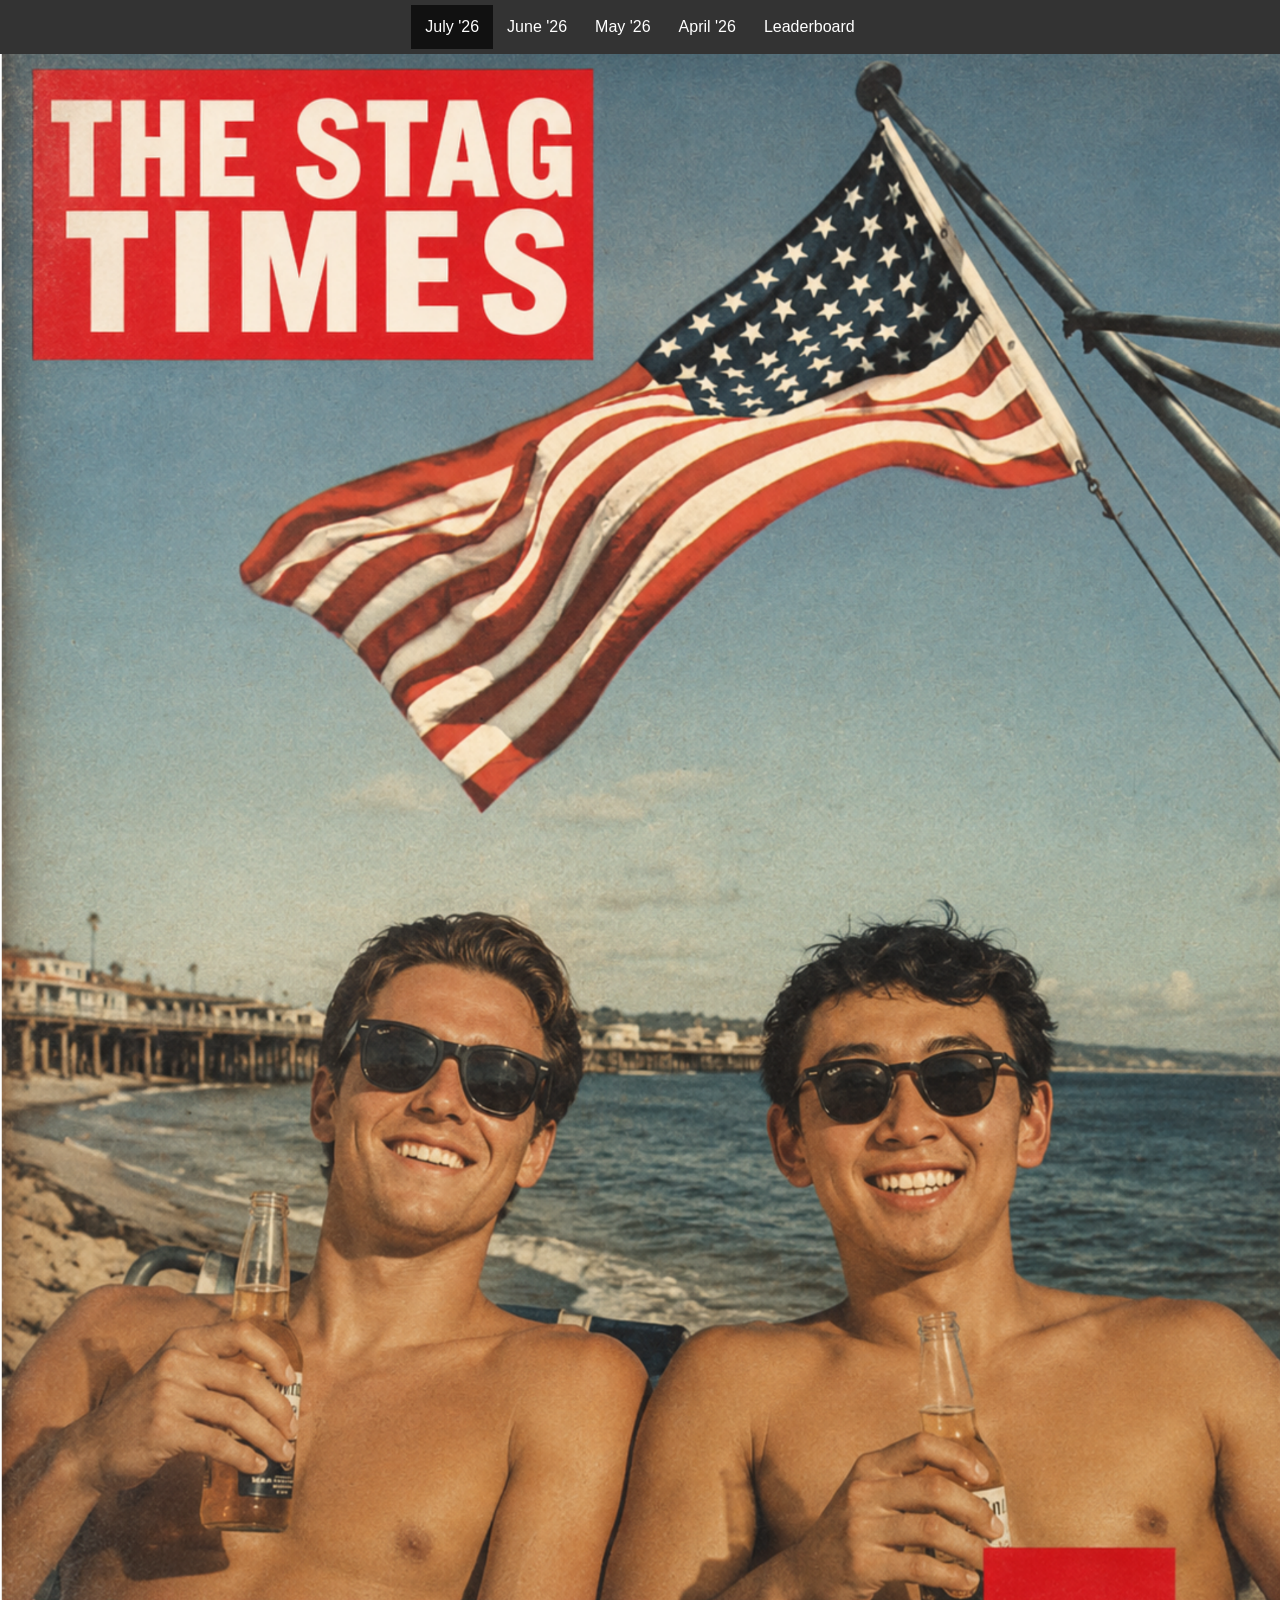
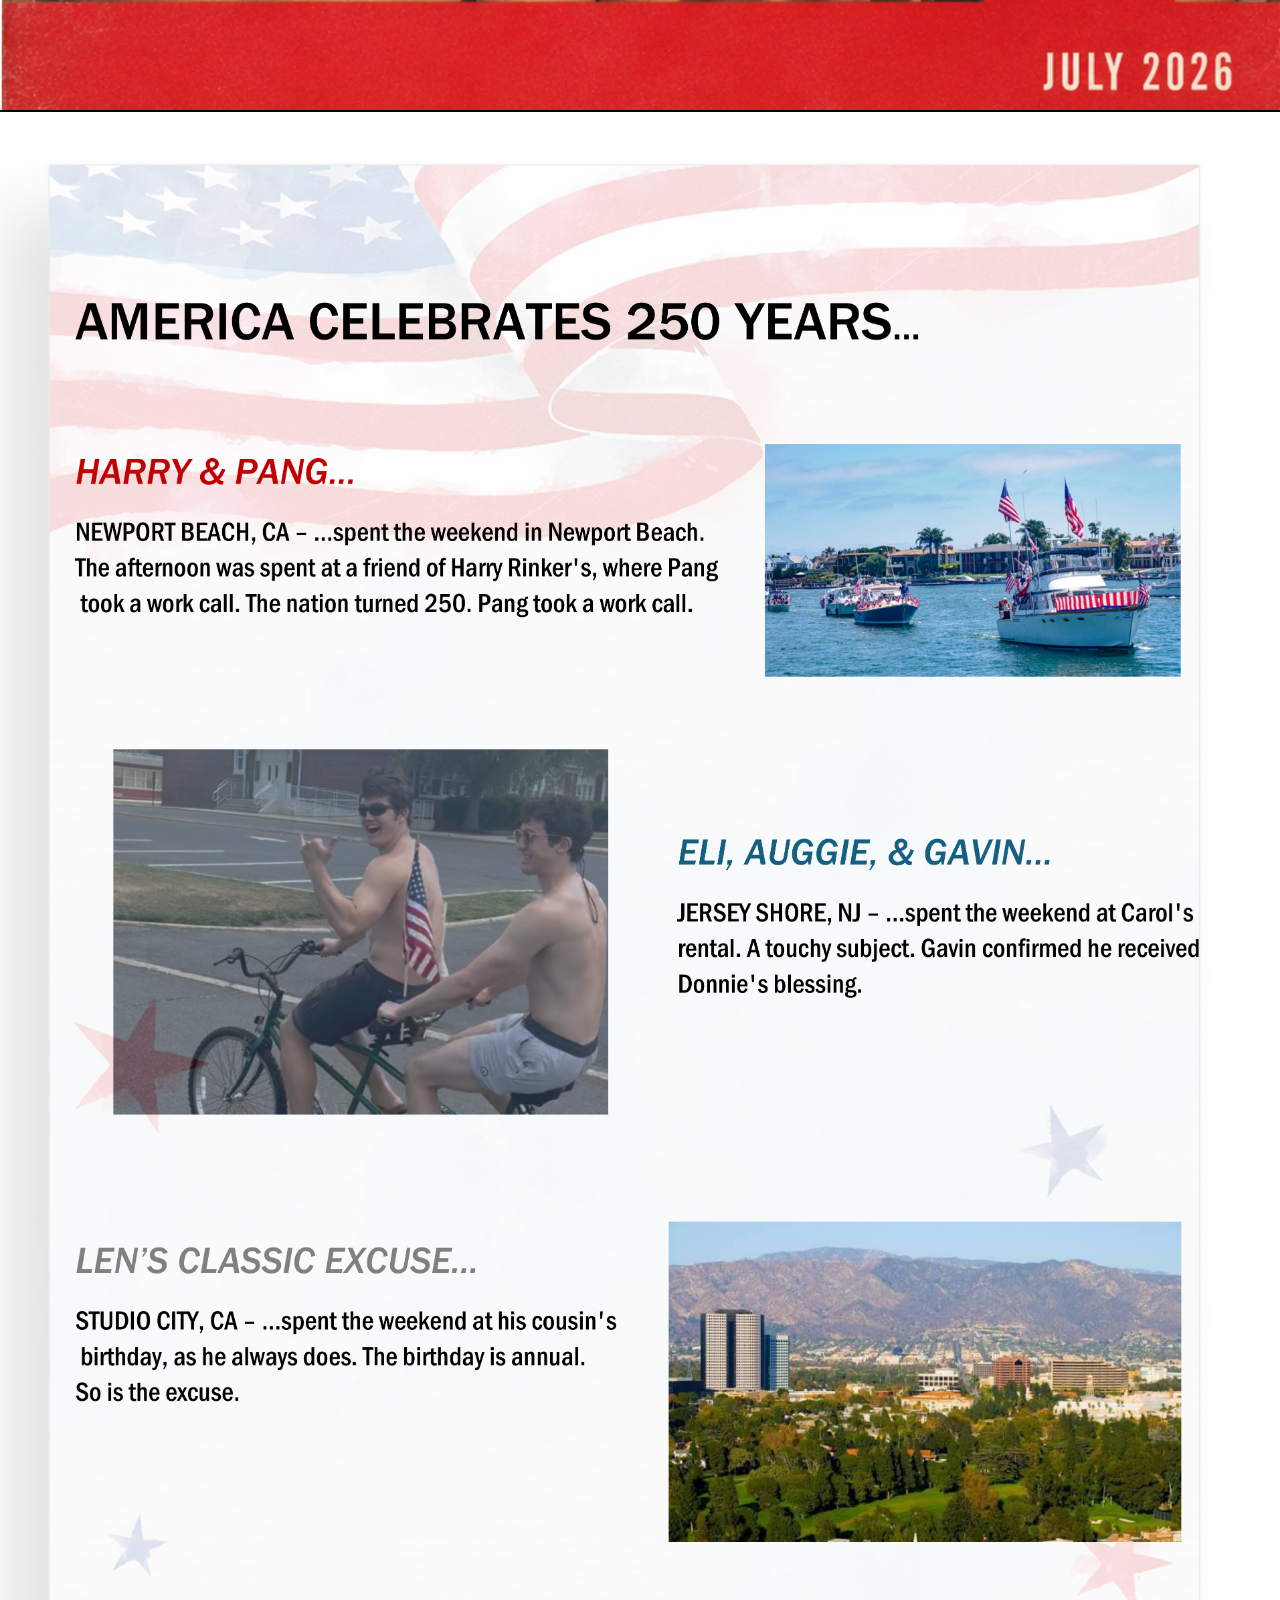
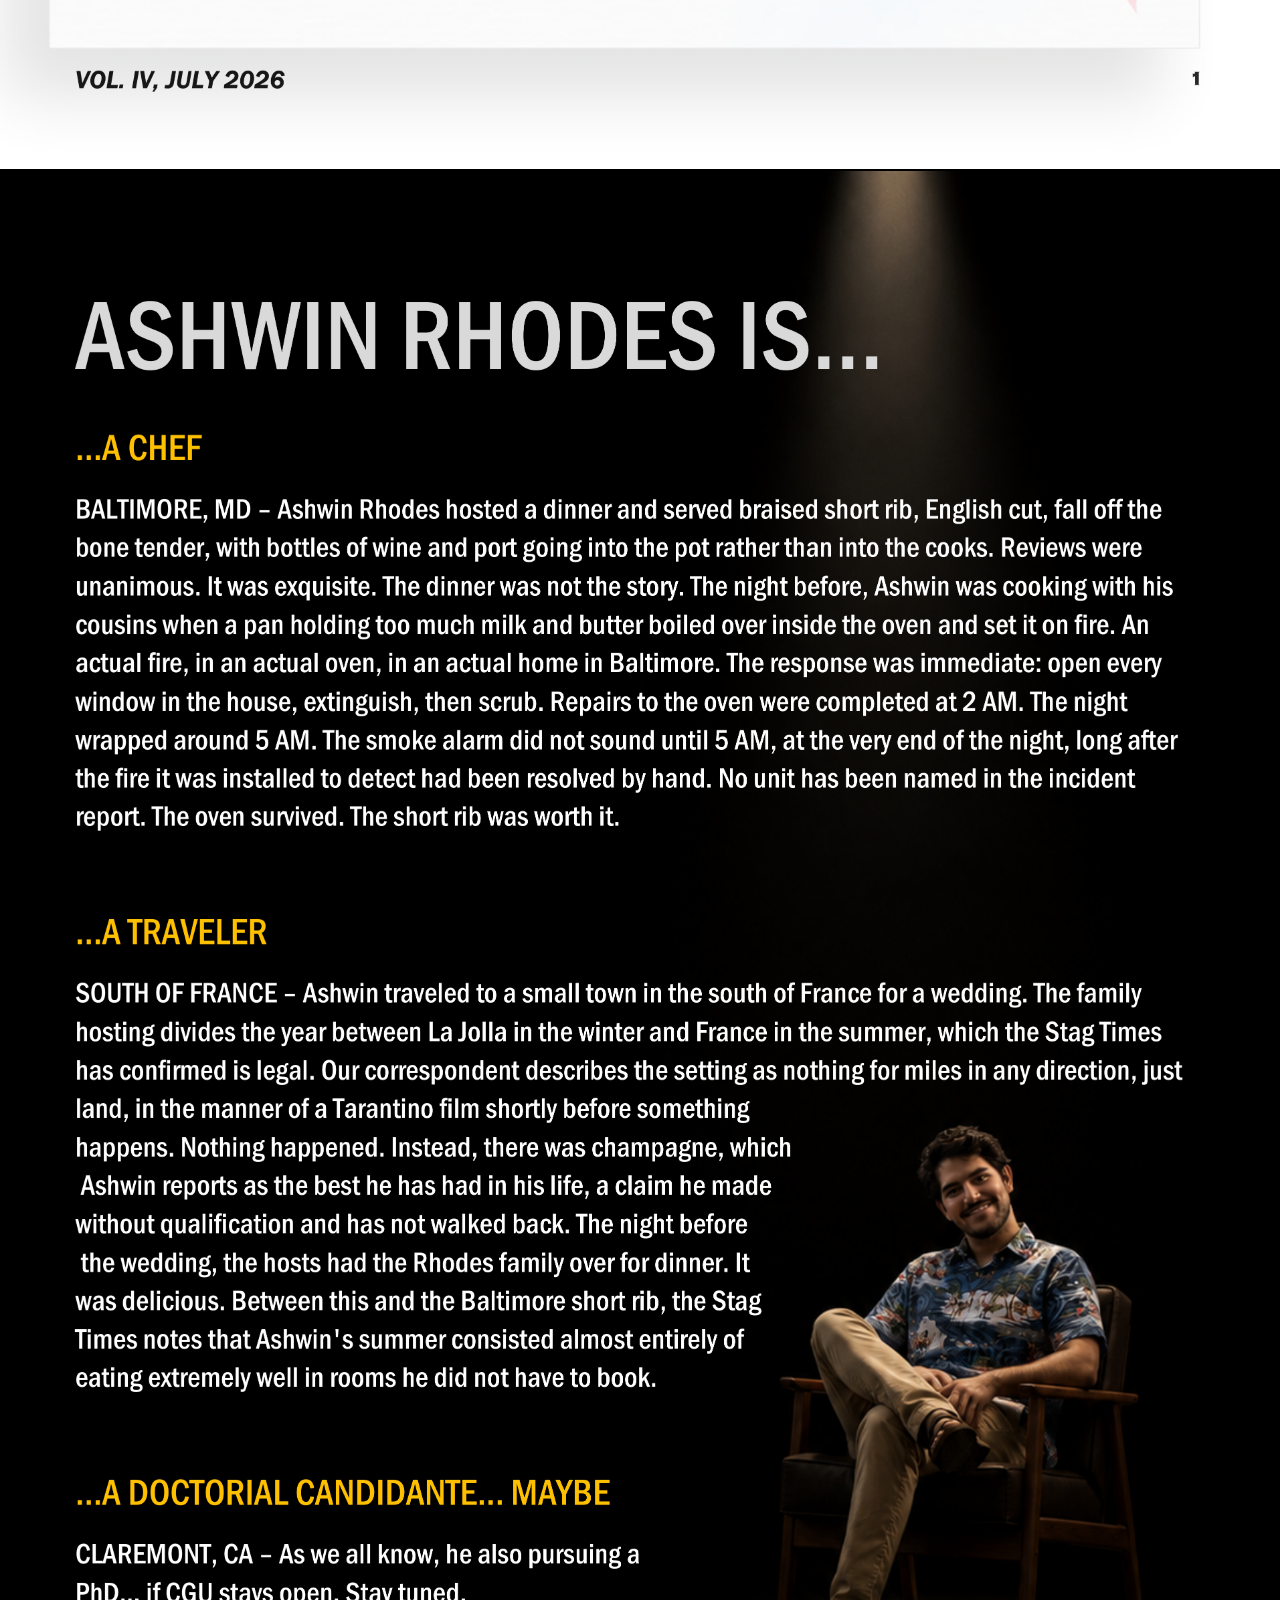
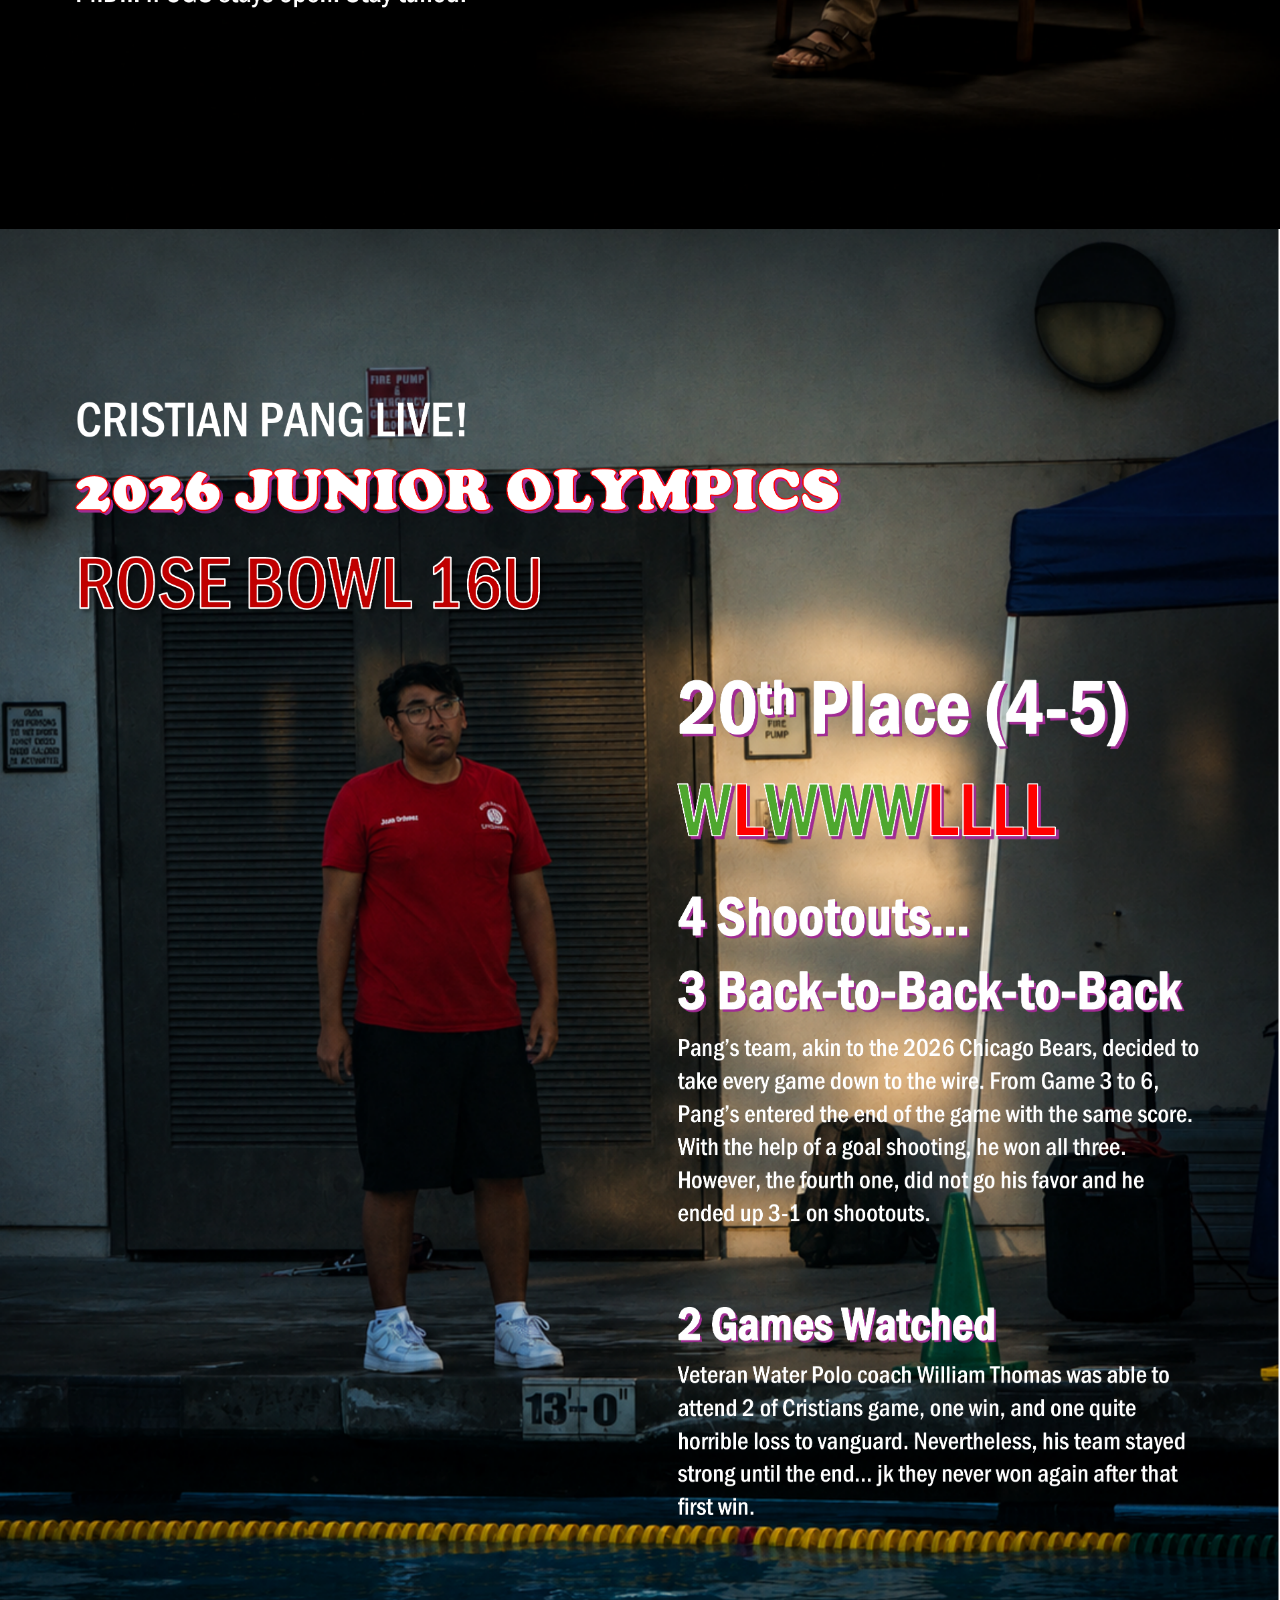
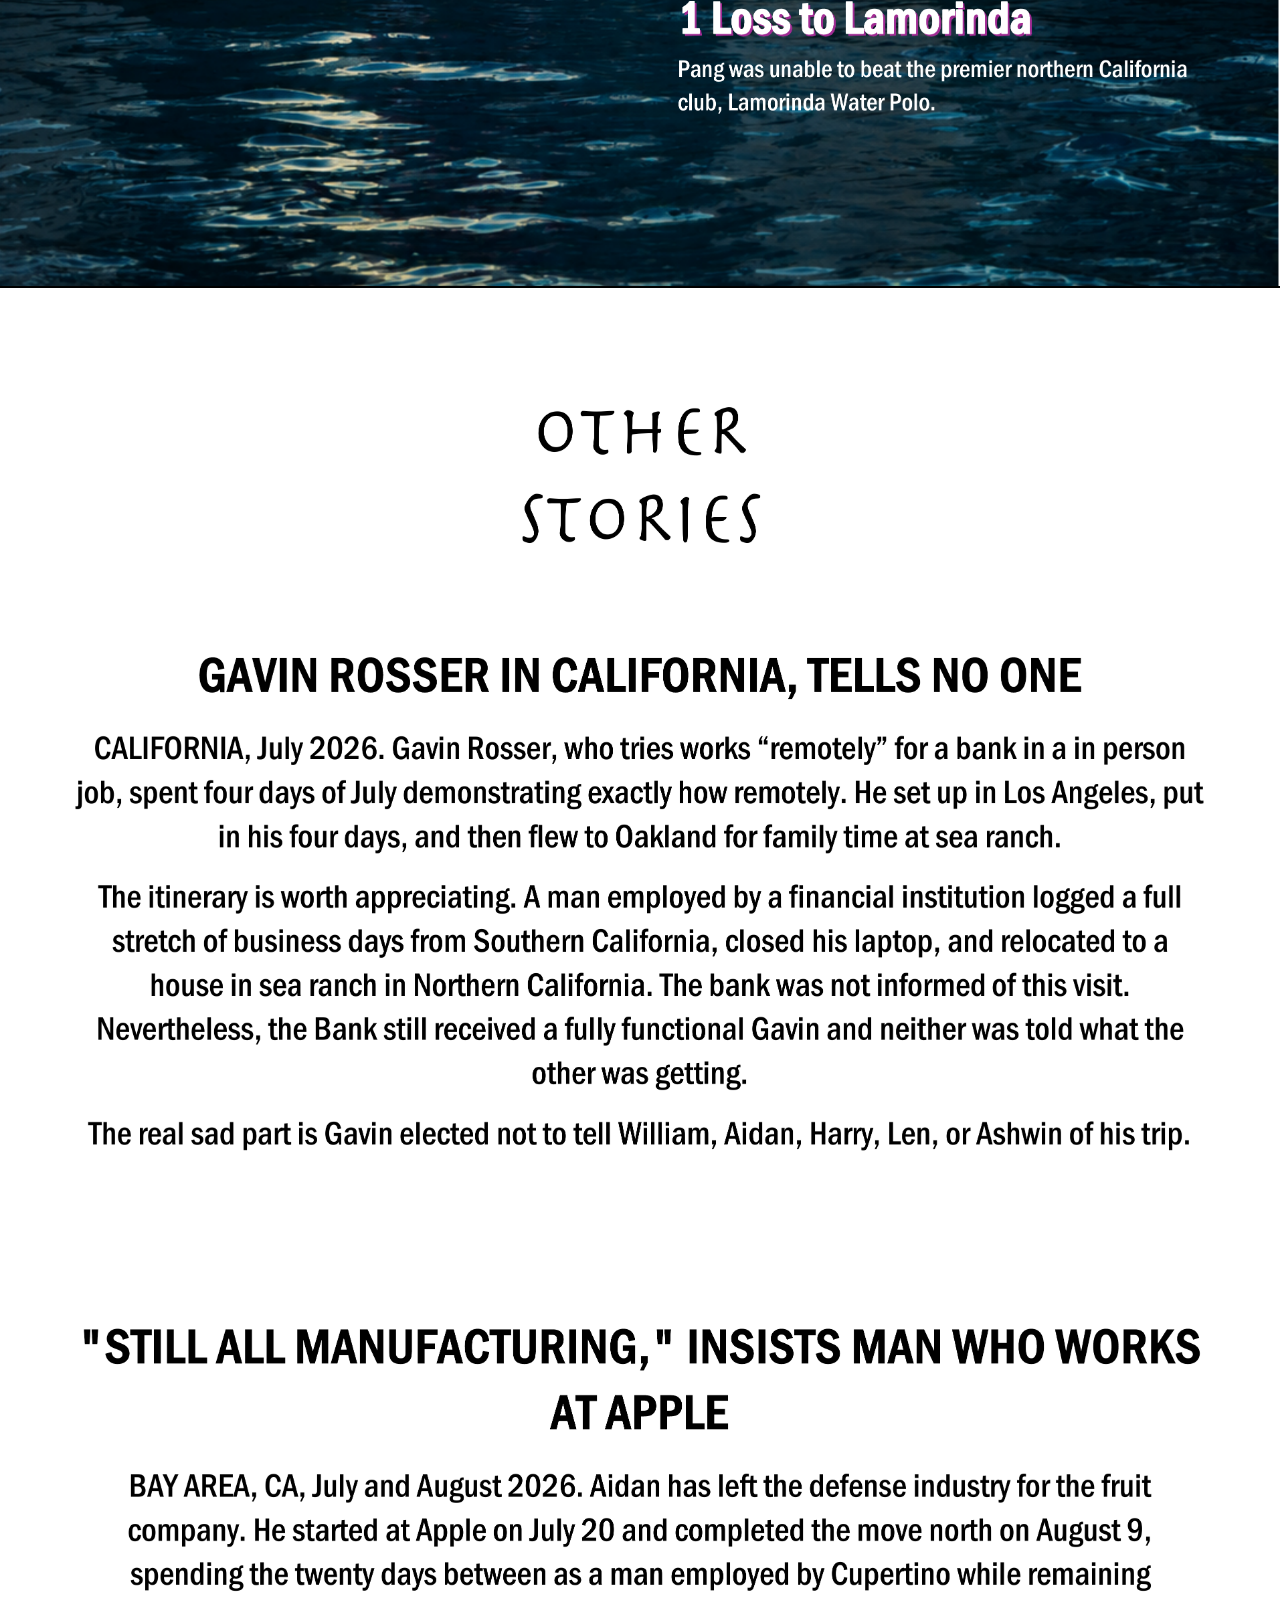
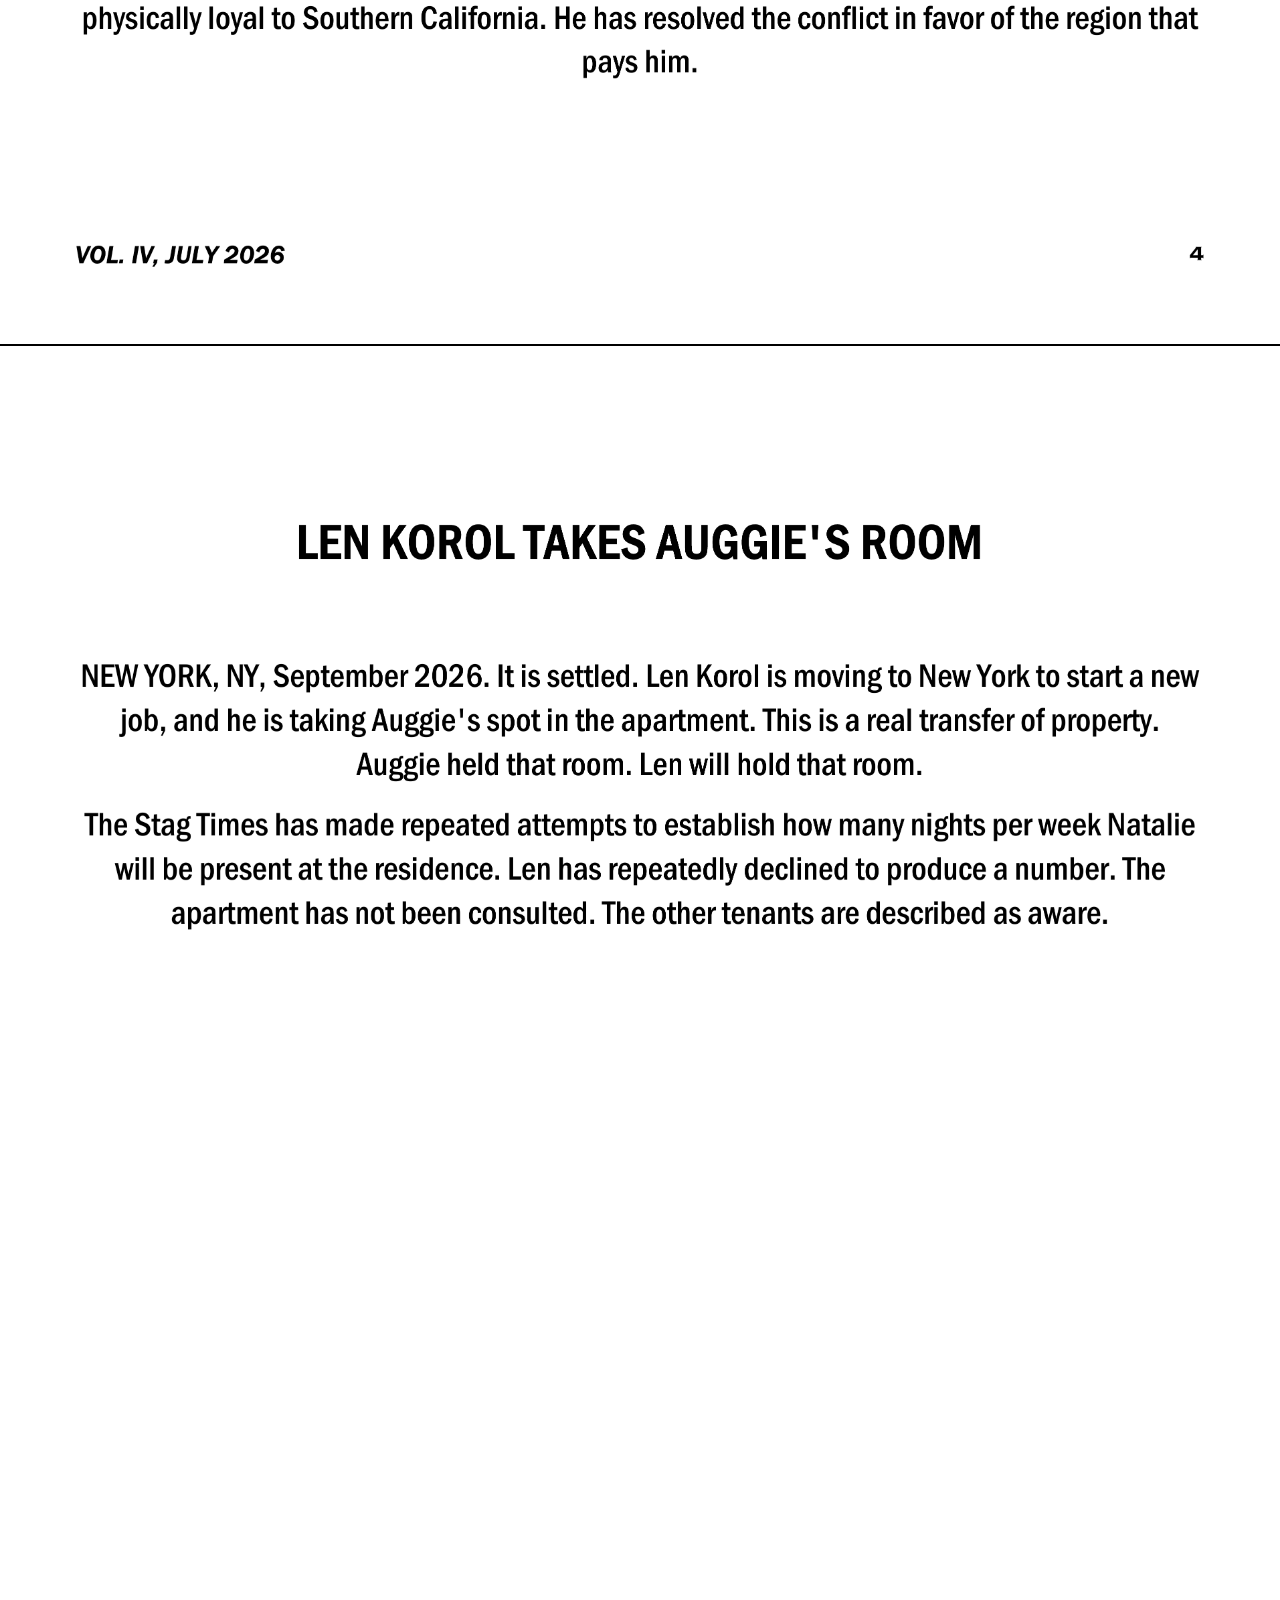
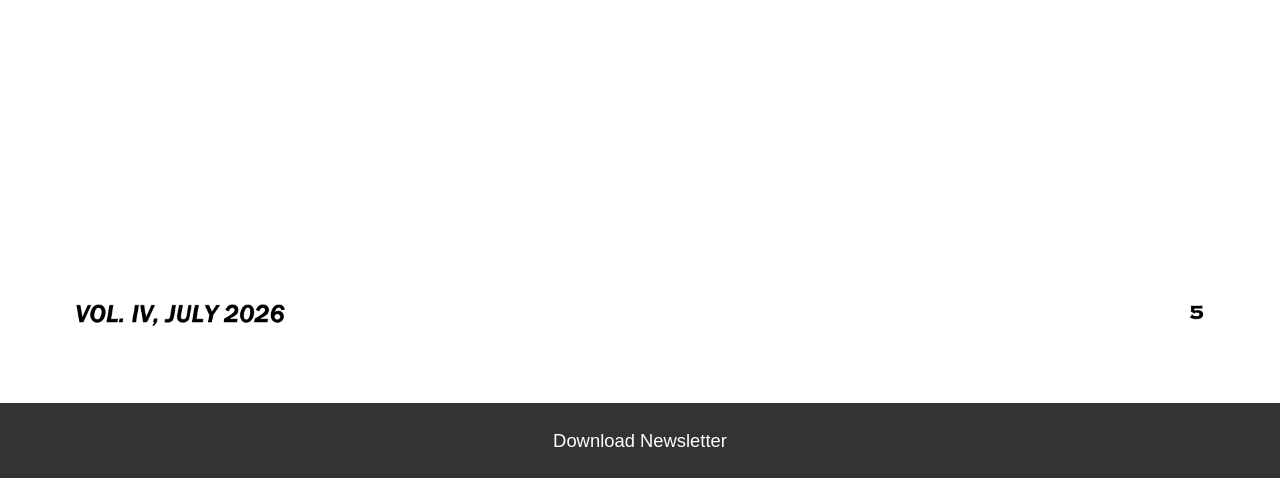
<file: index.html>
<!DOCTYPE html>
<html lang="en">
<head>
    <meta charset="UTF-8">
    <meta name="viewport" content="width=device-width, initial-scale=1.0">
    <title>The Stag Times</title>
    <link rel="icon" type="image/x-icon" href="favicon.ico">
    <link rel="stylesheet" href="styles.css">
</head>

<body>
    <header>
        <ul>
            <li class="current">July '26</li>
            <li><a href="2026-06.html">June '26</a></li>
            <li><a href="2026-05.html">May '26</a></li>
            <li><a href="2026-04.html">April '26</a></li>
            <li><a href="scumboard.html">Leaderboard</a></li>
        </ul>
    </header>

    <main class="newsletter-pages">
        <img src="newsletters/2026-07/page1.png" alt="The Stag Times July 2026 page 1">
        <img src="newsletters/2026-07/page2.png" alt="The Stag Times July 2026 page 2">
        <img src="newsletters/2026-07/page3.png" alt="The Stag Times July 2026 page 3">
        <img src="newsletters/2026-07/page4.png" alt="The Stag Times July 2026 page 4">
        <img src="newsletters/2026-07/page5.png" alt="The Stag Times July 2026 page 5">
        <img src="newsletters/2026-07/page6.png" alt="The Stag Times July 2026 page 6">
    </main>

    <footer class="download-footer">
    <a href="newsletters/2026-077/Vol4_July_2026issue.pdf" download>Download Newsletter</a>
    </footer>

</body>
</html>
</file>
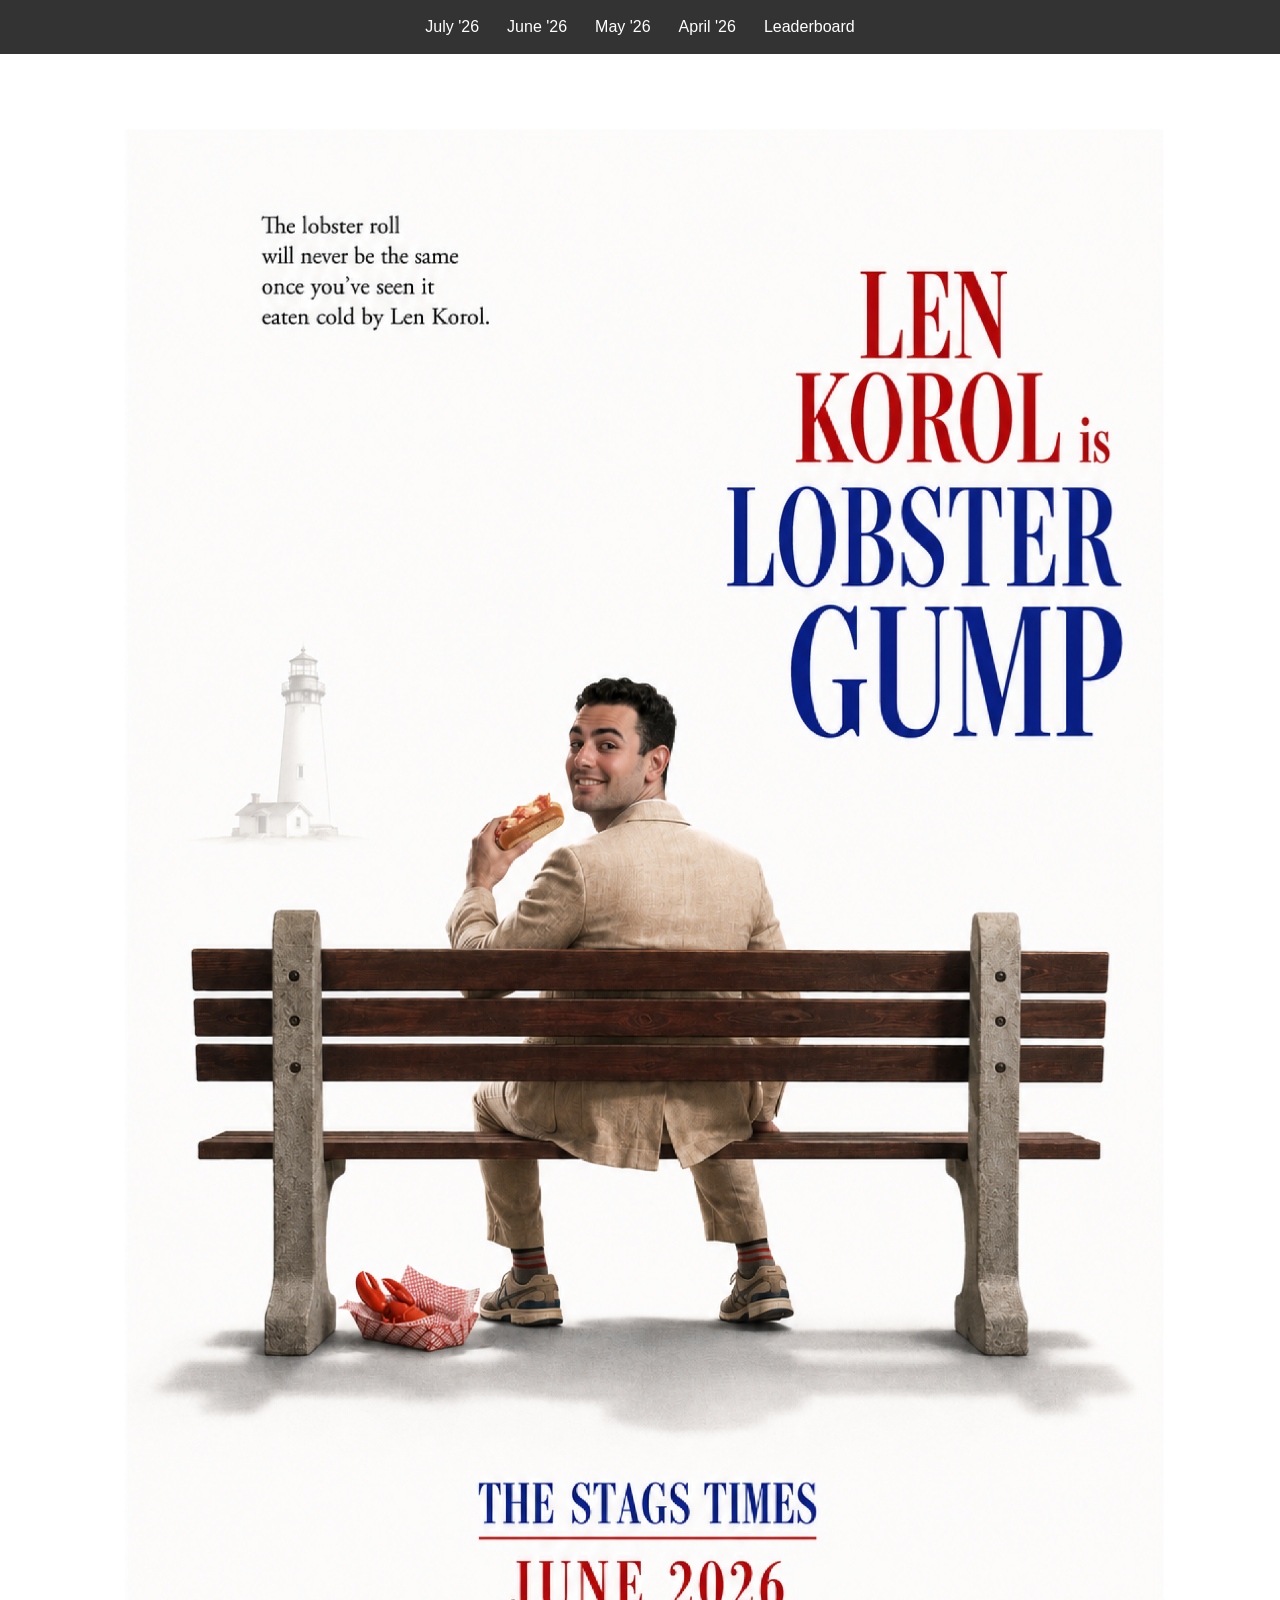
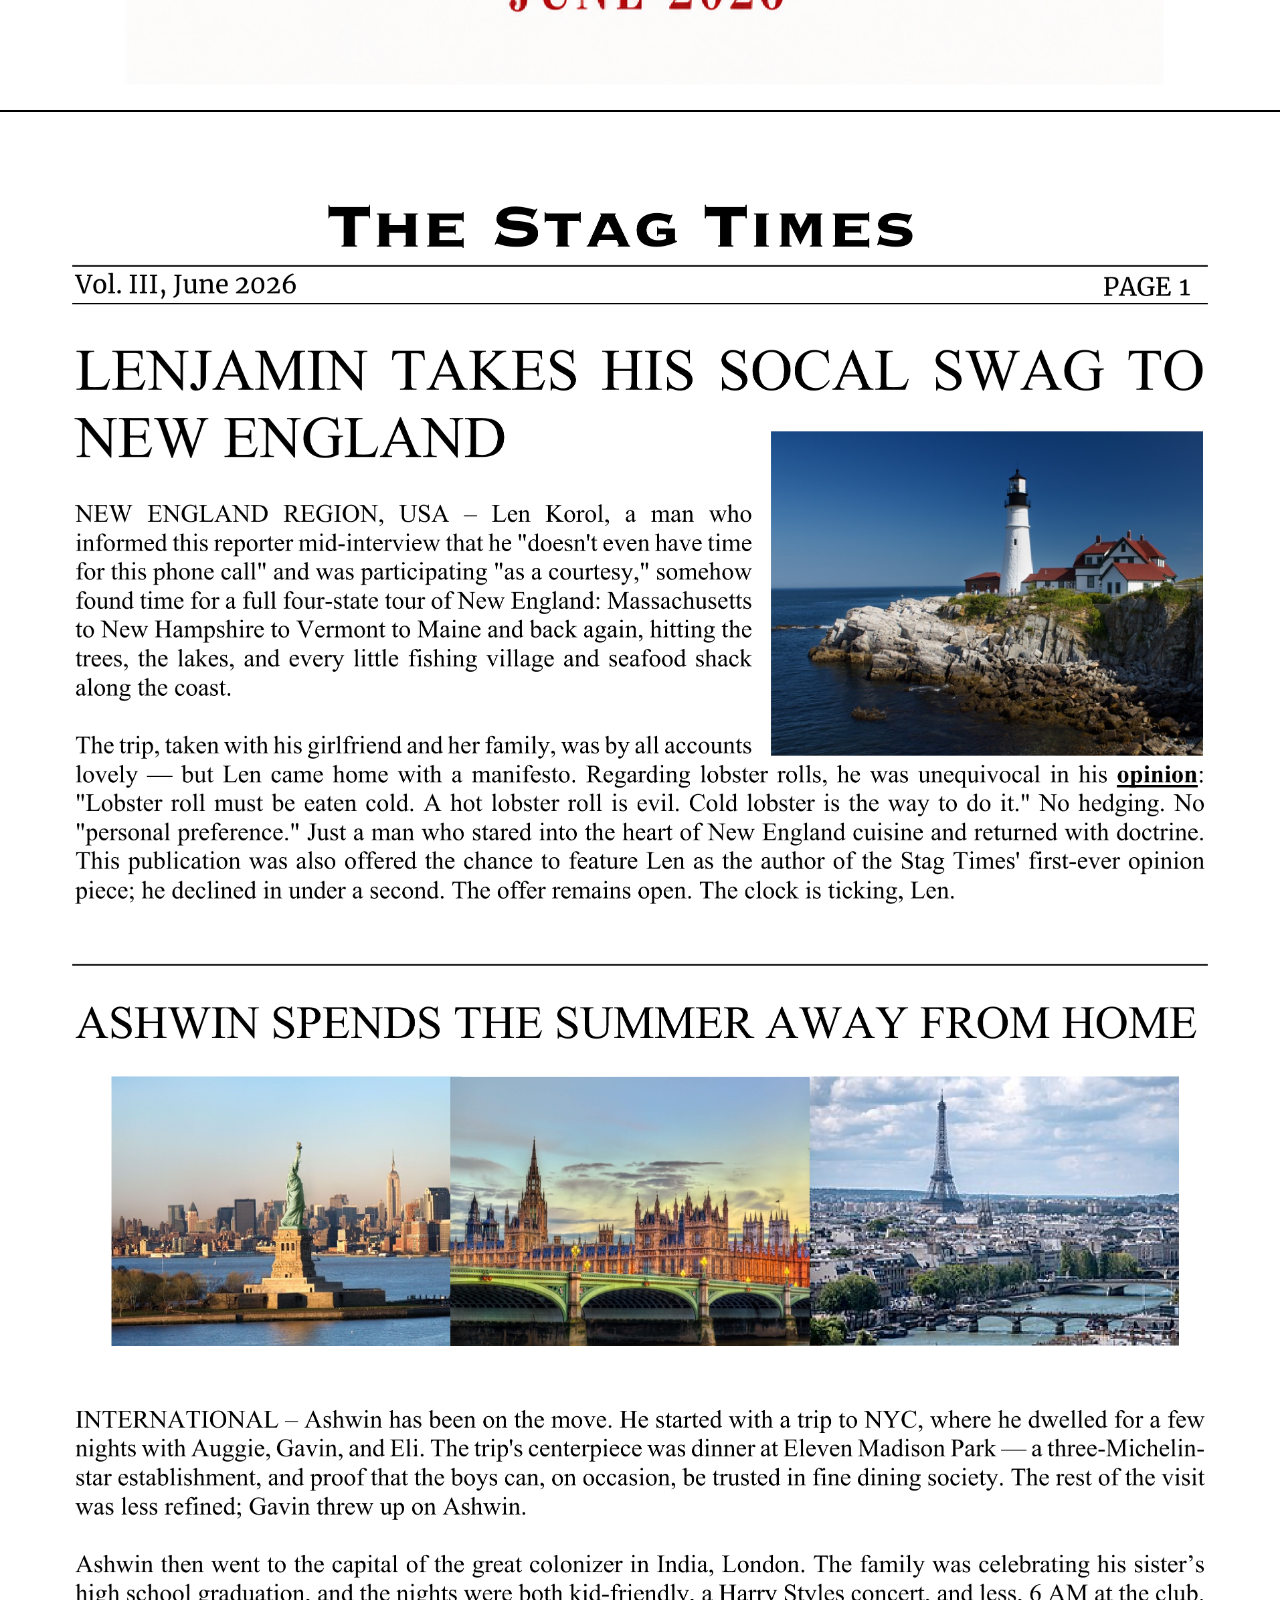
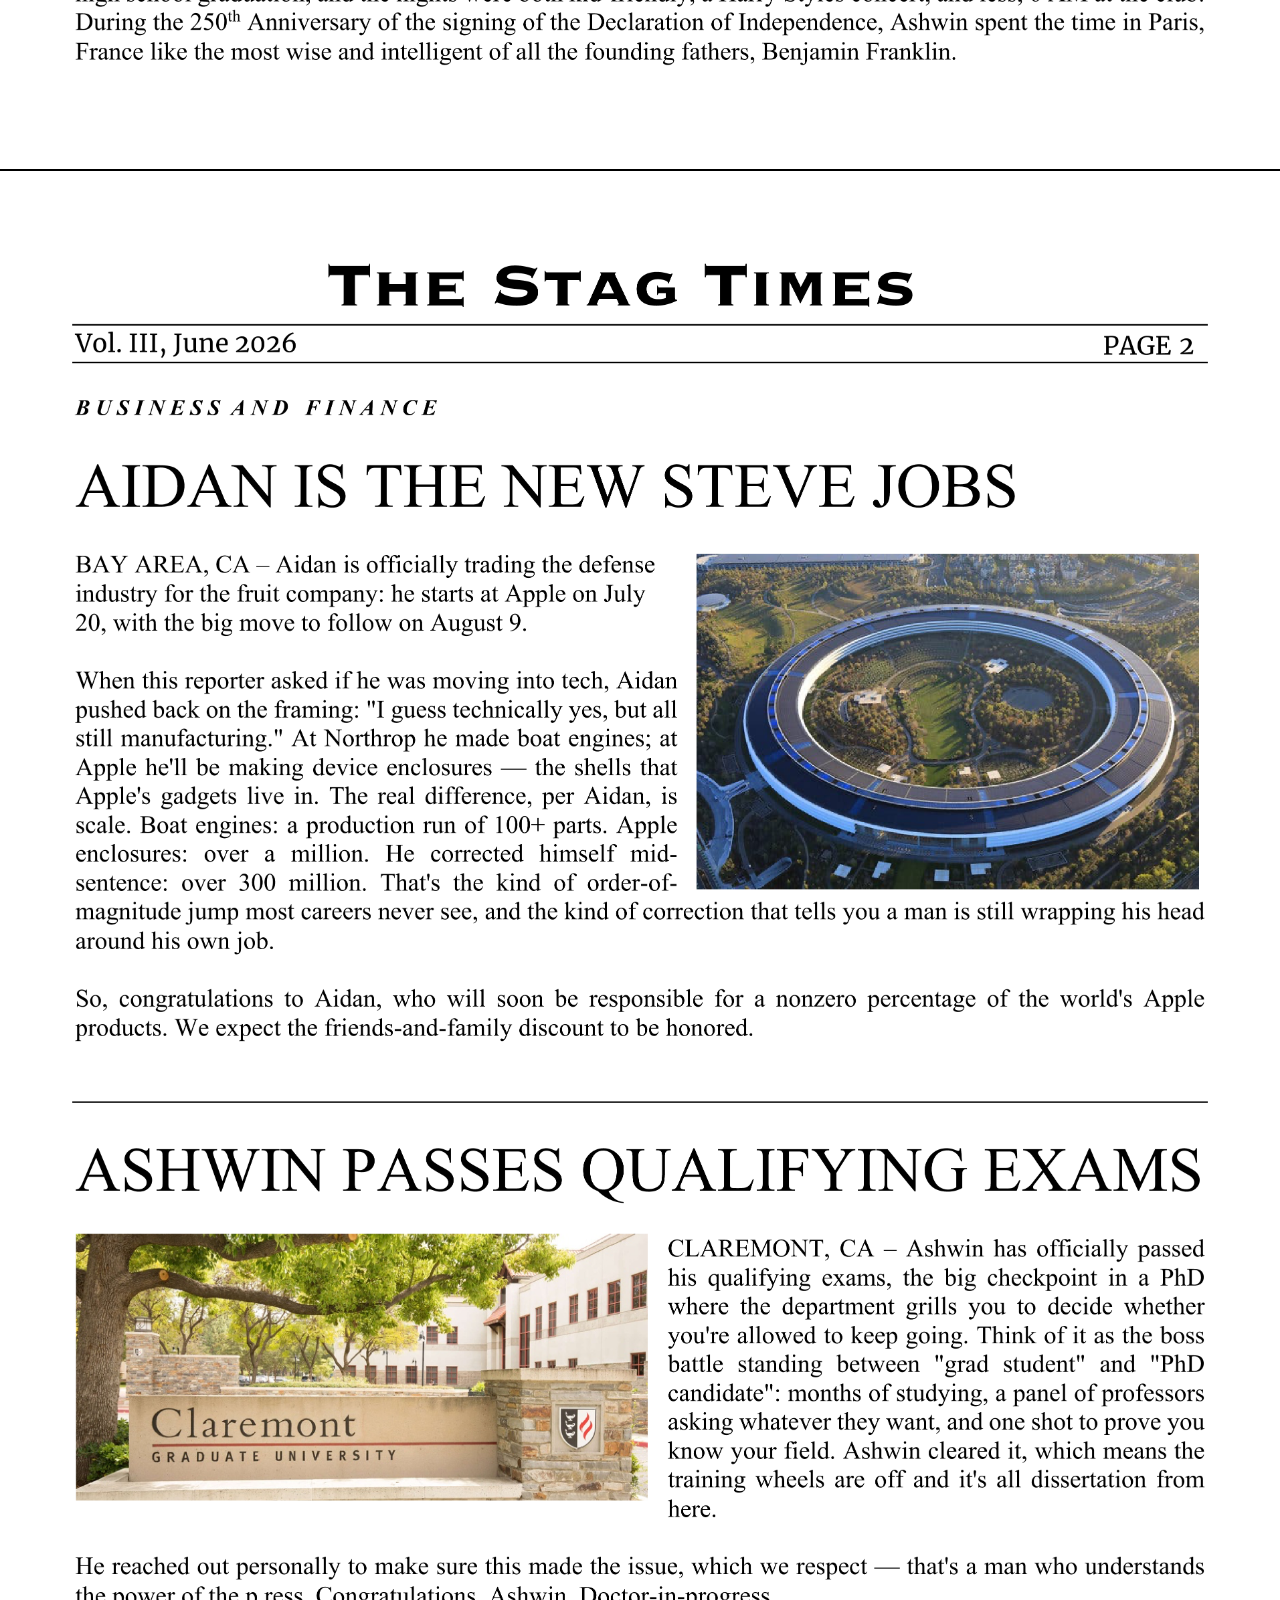
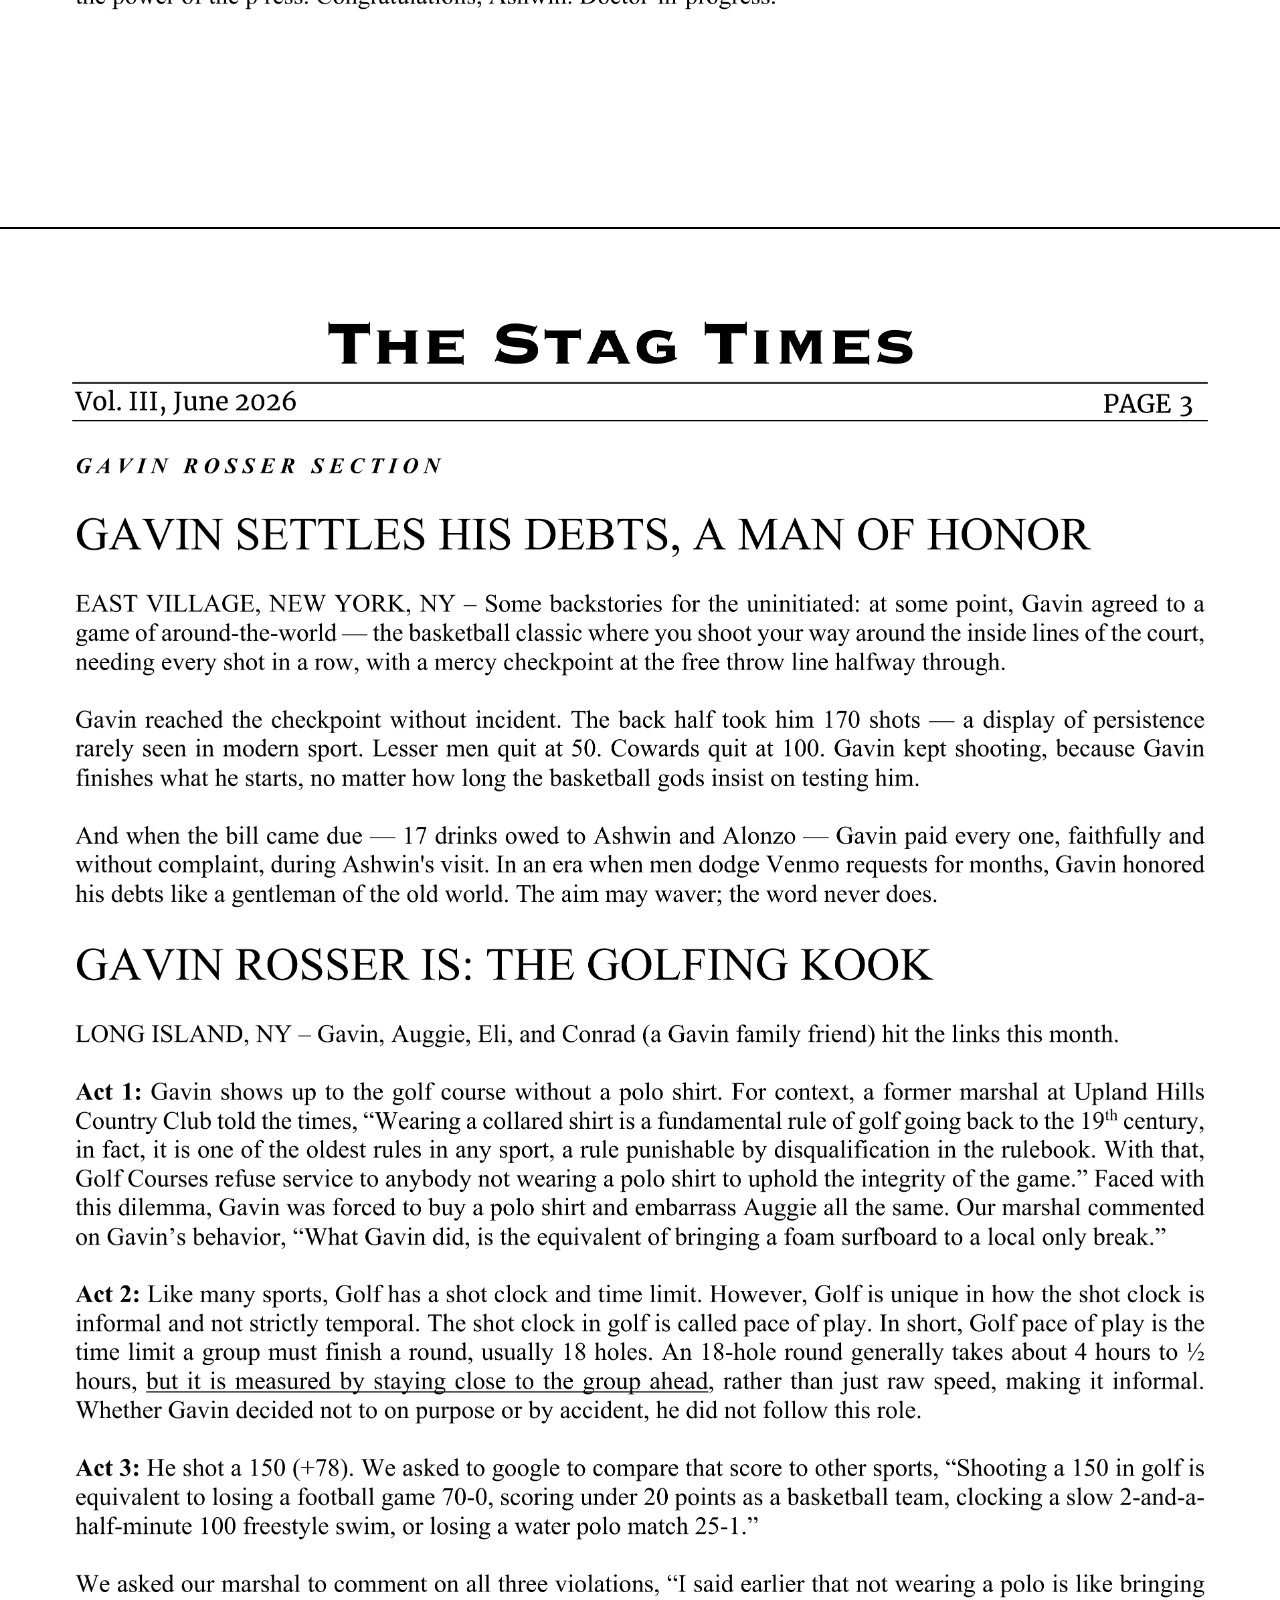
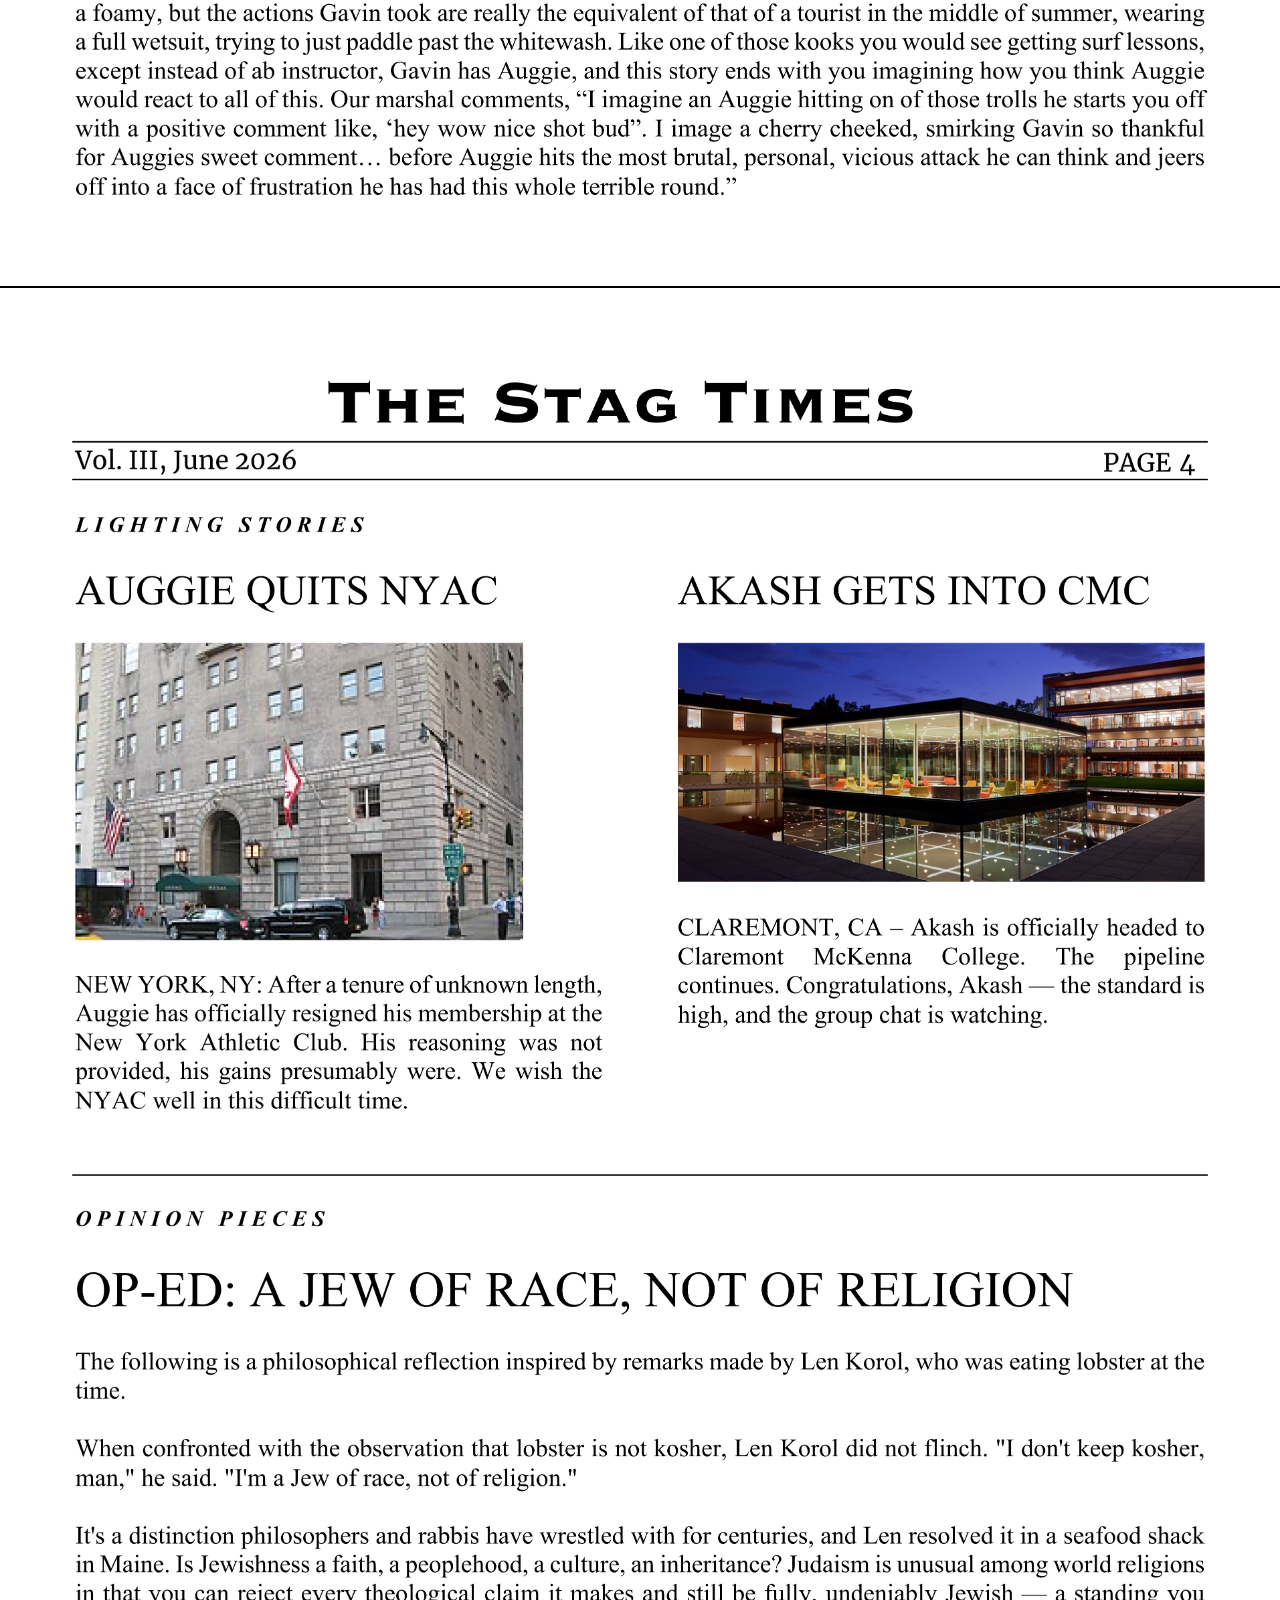
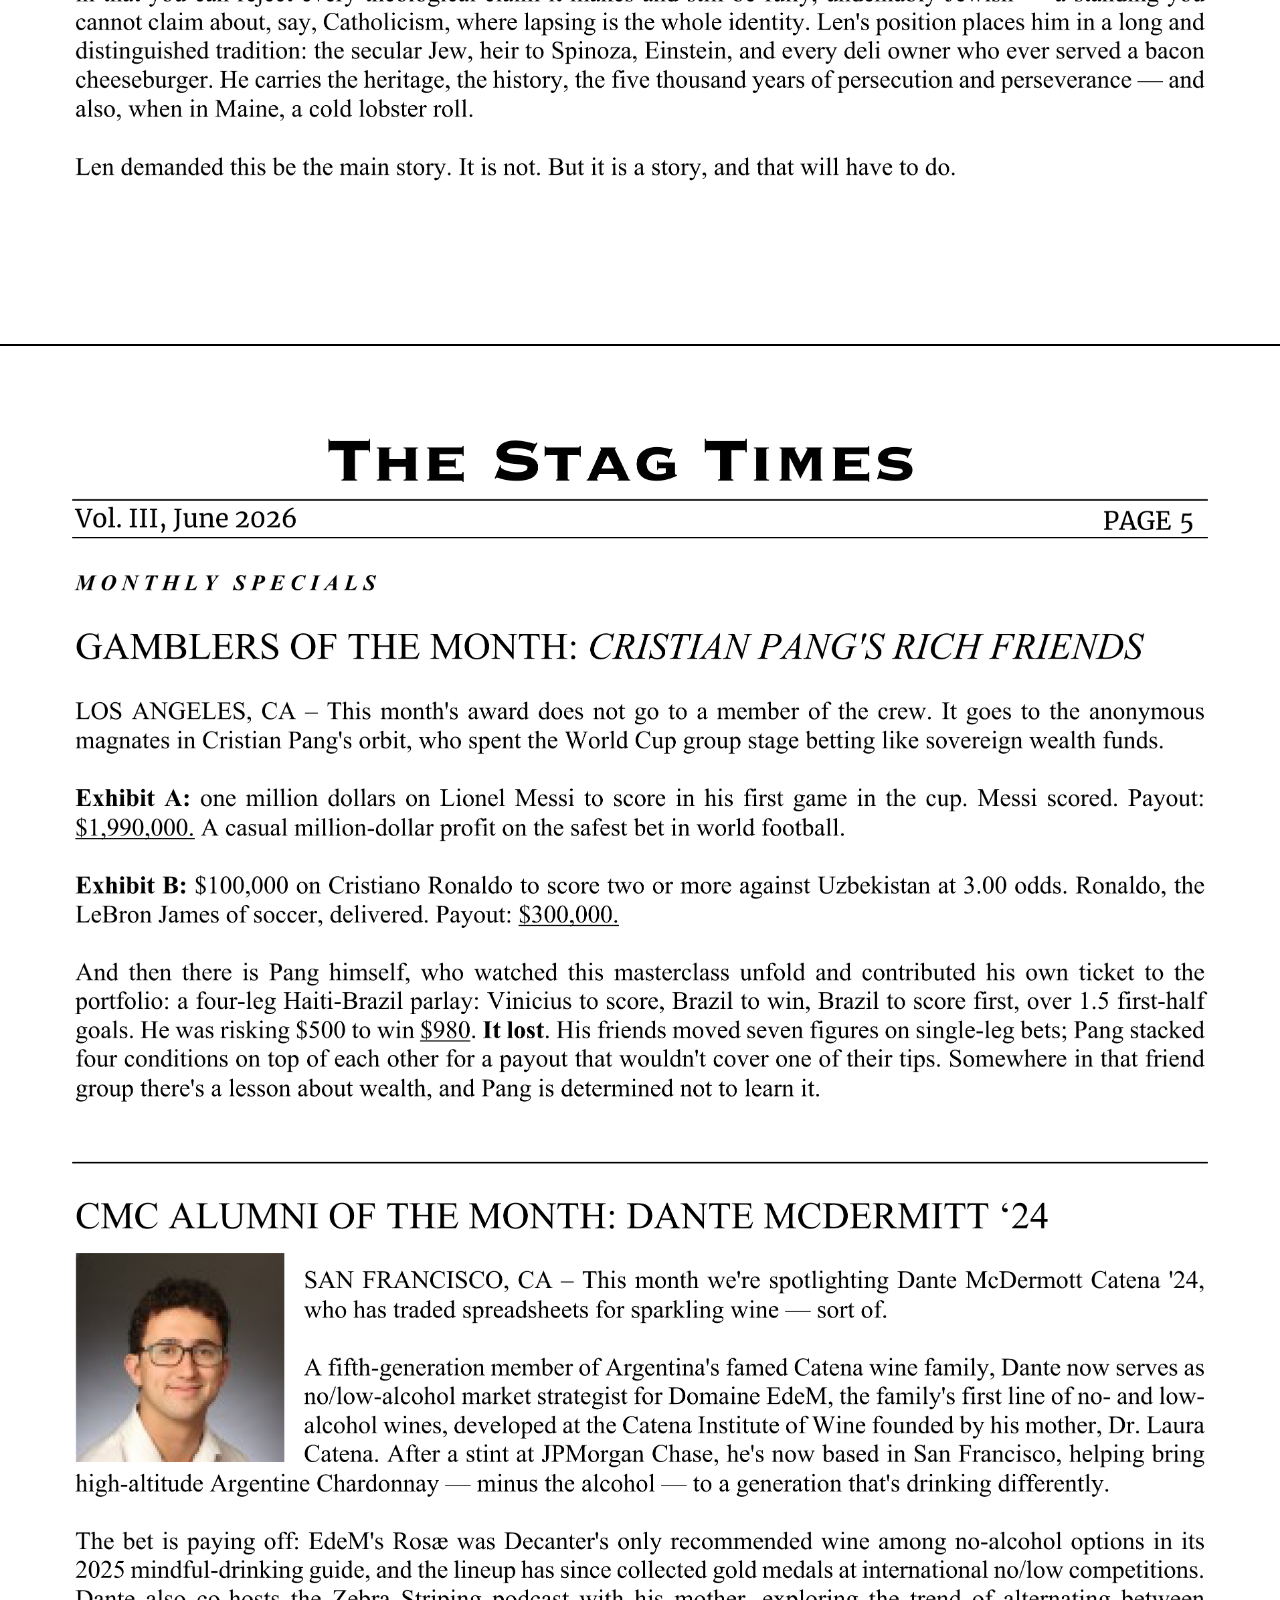
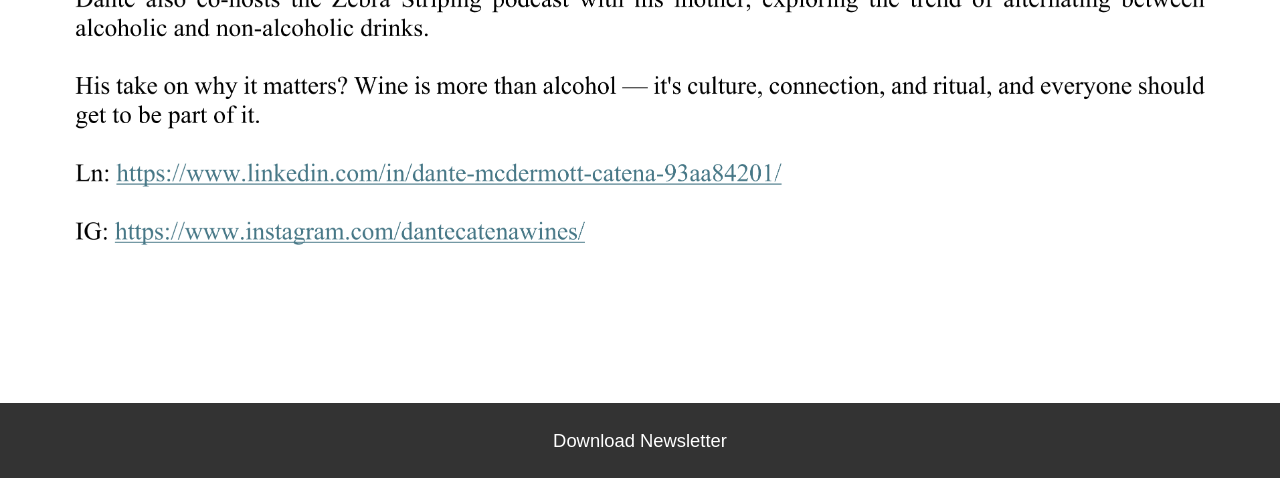
<file: 2026-06.html>
<!DOCTYPE html>
<html lang="en">
<head>
    <meta charset="UTF-8">
    <meta name="viewport" content="width=device-width, initial-scale=1.0">
    <title>The Stag Times</title>
    <link rel="icon" type="image/x-icon" href="favicon.ico">
    <link rel="stylesheet" href="styles.css">
</head>

<body>
    <header>
        <ul>
            <li><a href="index.html">July '26</a></li>
            <li><a class="current">June '26</a></li>
            <li><a href="2026-05.html">May '26</a></li>
            <li><a href="2026-04.html">April '26</a></li>
            <li><a href="scumboard.html">Leaderboard</a></li>
        </ul>
    </header>

    <main class="newsletter-pages">
        <img src="newsletters/2026-06/page1.png" alt="The Stag Times June 2026 page 1">
        <img src="newsletters/2026-06/page2.png" alt="The Stag Times June 2026 page 2">
        <img src="newsletters/2026-06/page3.png" alt="The Stag Times June 2026 page 3">
        <img src="newsletters/2026-06/page4.png" alt="The Stag Times June 2026 page 4">
        <img src="newsletters/2026-06/page5.png" alt="The Stag Times June 2026 page 5">
        <img src="newsletters/2026-06/page6.png" alt="The Stag Times June 2026 page 6">
    </main>

    <footer class="download-footer">
    <a href="newsletters/2026-06/Vol3_June_2026issue.pdf" download>Download Newsletter</a>
    </footer>

</body>
</html>
</file>
<file: styles.css>
:root {
    --sans-font: -apple-system, BlinkMacSystemFont, "Avenir Next", Avenir,
        "Nimbus Sans L", Roboto, "Noto Sans", "Segoe UI", Arial, Helvetica,
        "Helvetica Neue", sans-serif;

    --bg: #f8f8f8;
    --accent-bg: #e7e7e7;
    --text: #000000;
    --border: #898EA4;
    --border-width: 1px;
}

*, *::before, *::after {
    box-sizing: border-box;
}

html {
    font-family: var(--sans-font);
    scroll-behavior: smooth;
}

body {
    color: var(--text);
    background-color: var(--bg);
    font-size: 1.15rem;
    line-height: 1.5;
    margin: 0;
    min-height: 100vh;
}

/* Header navigation */

body > header ul {
    list-style-type: none;
    margin: 0;
    padding: 5px;
    background-color: #333333;
    display: flex;
    flex-direction: row;
    justify-content: center;
    align-items: stretch;
    flex-wrap: nowrap;
}

body > header ul li {
    display: block;
    padding: 0;
    margin: 0;
    color: white;
    background-color: #333333;
    font-size: clamp(0.75rem, 2.5vw, 1rem);
    text-align: center;
}

body > header ul li.current {
    padding: 10px 14px;
    background-color: #111111;
}

body > header ul li a,
body > header ul li a:visited,
body > header ul li a:hover,
body > header ul li a:active {
    display: block;
    padding: 10px 14px;
    color: white;
    text-decoration: none;
    background-color: inherit;
}

body > header ul li:hover,
body > header ul li:has(a:hover) {
    background-color: #111111;
}

/* Main newsletter images */

main {
    padding: 0;
}

.newsletter-pages {
    width: 100%;
    overflow-x: auto;
}

.newsletter-pages img {
    display: block;
    max-width: 100%;
    width: auto;
    height: auto;
    margin: 0 auto;
}

.newsletter-pages img:not(:last-child) {
    border-bottom: 2px solid #000;
}

/* Mobile */

@media only screen and (max-width: 720px) {
    body > header ul {
        flex-wrap: nowrap;
        justify-content: center;
    }

    body > header ul li {
        flex: 1 1 0;
        white-space: nowrap;
    }
}

.download-footer {
    text-align: center;
    padding: 1.5rem;
    background-color: #333333;
}

.download-footer a,
.download-footer a:visited,
.download-footer a:hover,
.download-footer a:active {
    color: white;
    text-decoration: none;
}
</file>
